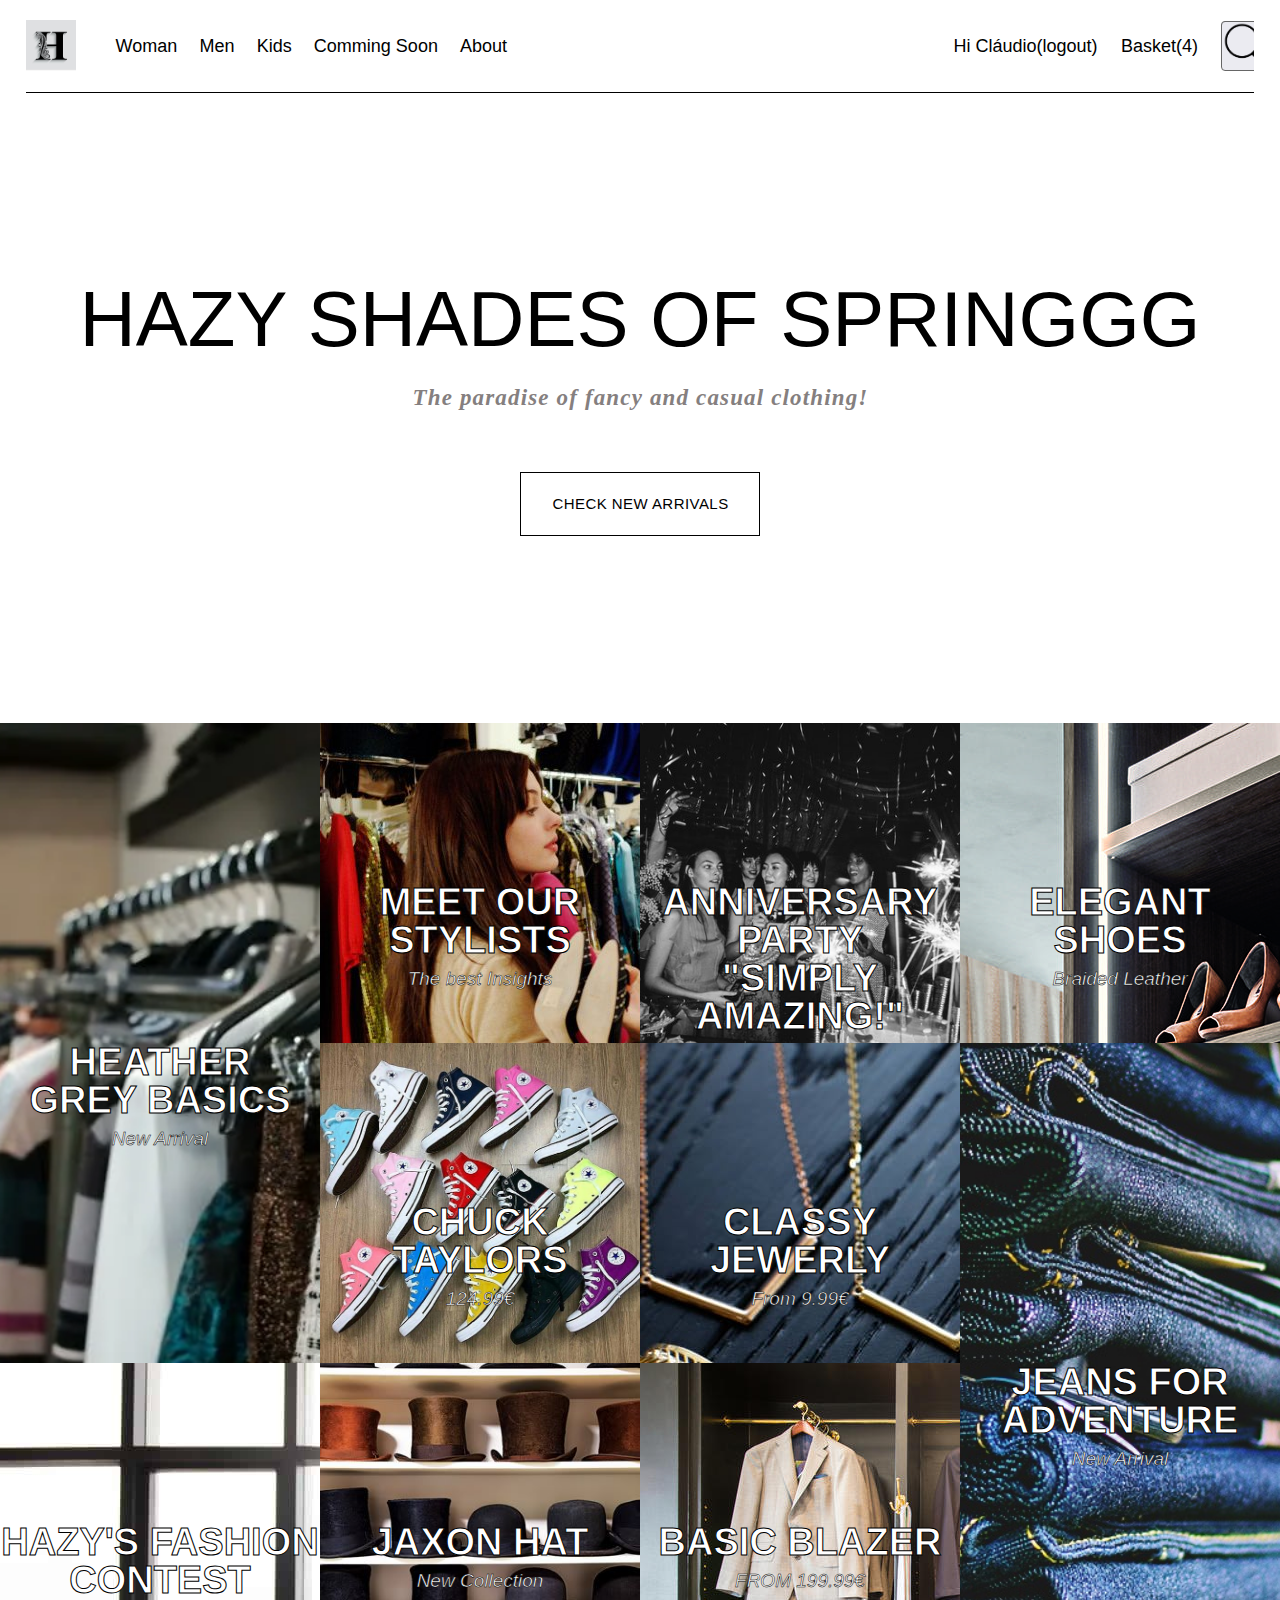
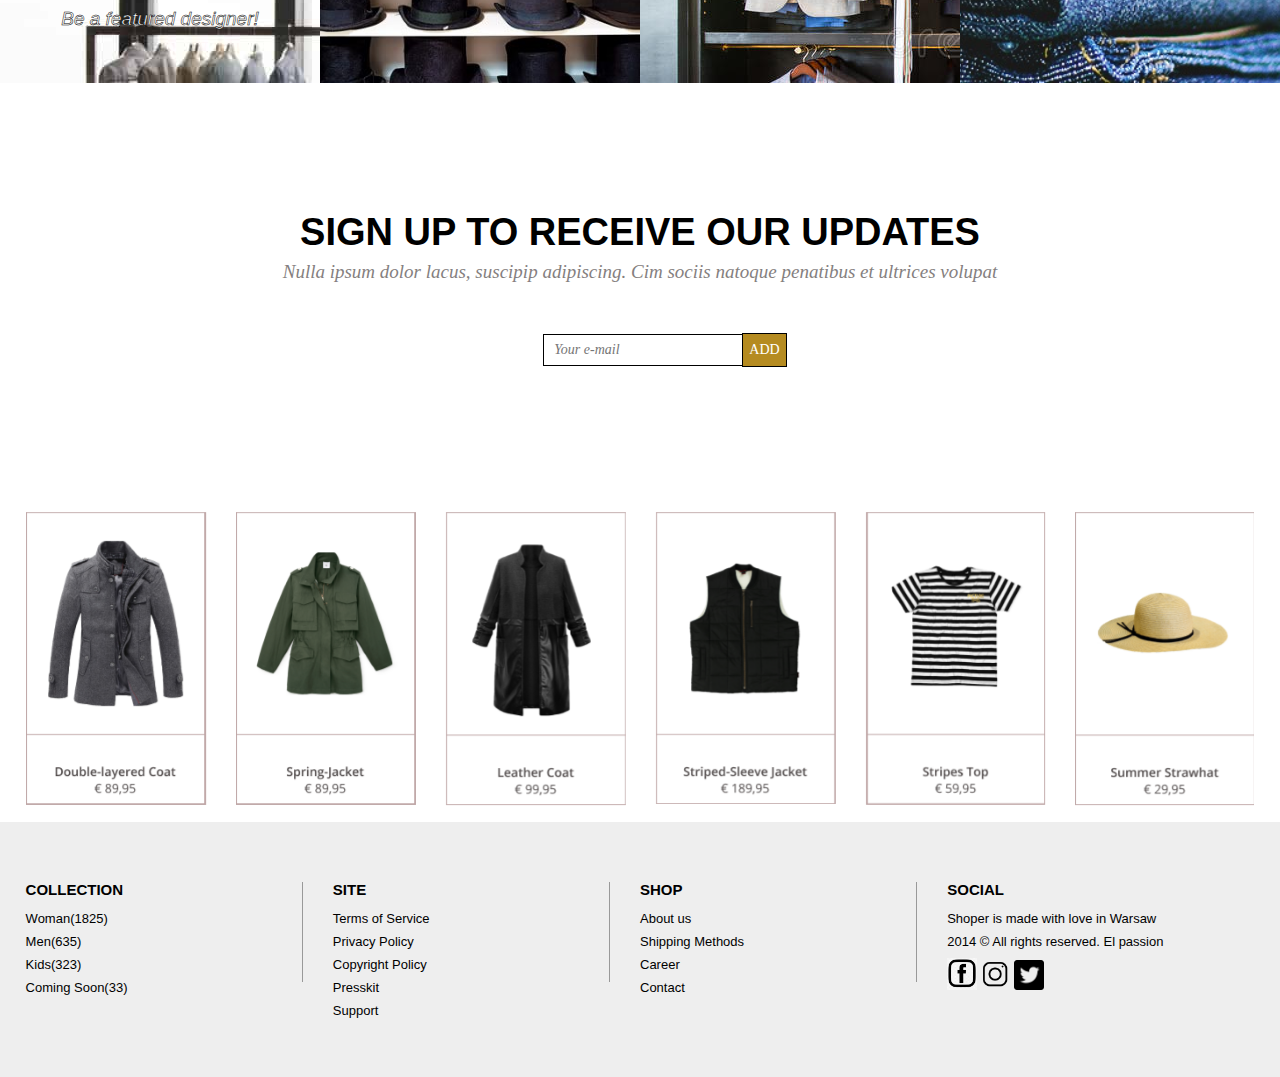
<file: index.html>
<!doctype html>
<html lang="pt">

<head>
	<meta charset="utf-8">
	<title>Hazy Shades of Spring</title>
	<!--Generic meta-->
	<meta name="mobile-web-app-capable" content="yes">
	<meta name="viewport" content="width=device-width, initial-scale=1, initial-scale = 1.0, shrink-to-fit=no">
	<meta name="author" content="" />
	<meta name="description" content="" />
	<meta name="keywords" content="" />
	<meta name="robots" content="">
	<!--extra meta-->
	<meta name="google" content="notranslate" />
	<!--fb meta-->
	<meta property="og:title" content="" />
	<meta property="og:url" content="" />
	<meta property="og:description" content="" />
	<meta property="og:site_name" content="" />
	<meta property="og:image" content="" />
	<meta property="og:locale" content="pt_PT" />
	<meta property="og:type" content="website" />
	<!--twitter meta-->
	<meta name="twitter:card" content="">
	<meta name="twitter:url" content="">
	<meta name="twitter:title" content="">
	<meta namgulpe="twitter:description" content="">
	<meta name="twitter:image" content="">
	<!--Add to home screen icon-->
	<link href="images/system/apple-touch-icon.png" rel="apple-touch-icon" />
	<link href="images/system/apple-touch-icon-76x76.png" rel="apple-touch-icon" sizes="76x76" />
	<link href="images/system/apple-touch-icon-120x120.png" rel="apple-touch-icon" sizes="120x120" />
	<link href="images/system/apple-touch-icon-152x152.png" rel="apple-touch-icon" sizes="152x152" />
	<link href="images/system/apple-touch-icon-180x180.png" rel="apple-touch-icon" sizes="180x180" />
	<!--favicon-->
	<link rel="shortcut icon" href="./img/favicon.ico"/>
	<link rel="icon" type="image/ico" href="./img/favicon.ico"/>
	<!--Font-->
	<link href="https://fonts.googleapis.com/css2?family=Poppins:wght@100;400;700;900&display=swap" rel="stylesheet">
	<!--Links-->
	<link rel="stylesheet" href="css/main.css">
	<link rel="stylesheet" type="text/css" href="./css/slick.css"/>
	<link rel="stylesheet" href="css/owl.carousel.min.css"/>
	<link rel="stylesheet" href="css/owl.theme.default.min.css"/>
</head>
<!--GA-->

<script>
	(function(i, s, o, g, r, a, m) {
		i['GoogleAnalyticsObject'] = r;
		i[r] = i[r] || function() {
			(i[r].q = i[r].q || []).push(arguments)
		}, i[r].l = 1 * new Date();
		a = s.createElement(o),
			m = s.getElementsByTagName(o)[0];
		a.async = 1;
		a.src = g;
		m.parentNode.insertBefore(a, m)
	})(window, document, 'script', 'https://www.google-analytics.com/analytics.js', 'ga');

	ga('create', 'UA-XXXXXXXX-X', 'auto');
	ga('send', 'pageview');
</script>

<body>

	<!--NAVIGATION-->
	<header>
		<div class="wrapper">
			<a href="./index.html"><img src="./img/logoimg.jpg" /></a>
			<nav>
				<ul>
					<li>
						<a href="./produtos.html">Woman</a>
					</li>
					<li>
						<a href="./produtos.html">Men</a>
					</li>
					<li>
						<a href="./produtos.html">Kids</a>
					</li>
					<li>
						<a href="./produtos.html">Comming Soon</a>
					</li>
					<li>
						<a href="#">About</a>
					</li>
				</ul>
			</nav>

			<nav>
				<ul>
					<li>Hi Cláudio(logout)</li>
					<li>Basket(4)</li>
					<li>
						<input type="text" placeholder="Search">
						<a href="#" class="search"><img class="lupa" src="./img/searchicon.png"></a>
					</li>
				</ul>
			</nav>
		</div>
	</header>
	<!--END NAVIGATION-->

	
	<!--HERO-->
	<section class="hero">
		<div class="wrapper">
			<article>
				<h1>Hazy Shades of Springgg</h1>
				<h2>The paradise of fancy and casual clothing!</h2>
				<a href="#" class="bttn transparent">Check new arrivals</a>
			</article>
		</div>
	</section>
	<!--END HERO-->

	<!--START OF GRID-->
	<div class="grid">
		<div class="wrapper">
			<div class="grid-container">
				<div style="background-image: url(./img/grid1.jpeg.webp);">
					<article>
						<a href="./produtos.html" target="_blank"><h2>Heather<br>Grey Basics</h2></a>
						<p>New Arrival</p>
					</article>
				</div>
				<div style="background-image: url(./img/grid2.jpg);">
					<article>
						<a href="#" target="_blank"><h2>Meet our<br>Stylists</h2></a>
						<p>The best Insights</p>
					</article>
				</div>
				<div style="background-image: url(./img/grid3.jpg);">
					<article>
						<a href="#" target="_blank"><h2>Anniversary Party<br>"Simply amazing!"</h2></a>
						<p>@Vogue_Twitter</p>
					</article>
				</div>
				<div style="background-image: url(./img/grid4.jpg);">
					<article>
						<a href="./produtos.html" target="_blank"><h2>Elegant Shoes</h2></a>
						<p>Braided Leather</p>
					</article>
				</div>
				<div style="background-image: url(./img/grid5.jpg);">
					<article>
						<a href="./produtos.html" target="_blank"><h2>Chuck Taylors</h2></a>
						<p>124.99€</p>
					</article>
				</div>
				<div style="background-image: url(./img/grid6.jpg);">
					<article>
						<a href="./produtos.html" target="_blank"><h2>Classy Jewerly</h2></a>
						<p>From 9.99€</p>
					</article>
				</div>
				<div style="background-image: url(./img/grid7.jpg);">
					<article>
						<a href="./produtos.html" target="_blank"><h2>Jeans for<br>Adventure</h2></a>
						<p>New Arrival</p>
					</article>
				</div>
				<div style="background-image: url(./img/grid8.jpg);">
					<article>
						<a href="#" target="_blank"><h2>Hazy's Fashion<br>Contest</h2></a>
						<p>Be a featured designer!</p>
					</article>
				</div>
				<div style="background-image: url(./img/grid9.jpg);">
					<article>
						<a href="./produto_detail.html" target="_blank"><h2>Jaxon Hat</h2></a>
						<p>New Collection</p>
					</article>
				</div>
				<div style="background-image: url(./img/grid10.jpg);">
					<article>
						<a href="./produto_detail.html" target="_blank"><h2>Basic Blazer</h2></a>
						<p>FROM 199.99€</p>
					</article>
				</div>
			</div>
		</div>
	</div>
	<!--END GRID-->

	<!--SIGNUP-->
	<section class="signup">
		<div class="wrapper">
			<h2>Sign up to receive our updates</h2>
			<p>Nulla ipsum dolor lacus, suscipip adipiscing. Cim sociis natoque penatibus et ultrices volupat</p>
			<div class="form">
				<input type="text" class="" name="First Name" placeholder="Your e-mail"/>
				<input type="submit" class="form-btn" value="add"/>
			</div>
		</div>
	</section>
	<!--END OF SIGN UP-->

	<!--SLIDER-->
	<!--<section class="slider">
		<div class="wrapper">
			<div class="gallery">
				<div><a href="./produto_detail.html"><img src="./img/prod1.png"/></a></div>
				<div><a href="./produto_detail.html"><img src="./img/prod2.png"/></a></div>
				<div><a href="./produto_detail.html"><img src="./img/prod3.png"/></a></div>
				<div><a href="./produto_detail.html"><img src="./img/prod4.png"/></a></div>
				<div><a href="./produto_detail.html"><img src="./img/prod5.png"/></a></div>
				<div><a href="./produto_detail.html"><img src="./img/prod6.png"/></a></div>
				<div><a href="./produto_detail.html"><img src="./img/prod7.png"/></a></div>
				<div><a href="./produto_detail.html"><img src="./img/prod8.png"/></a></div>
				<div><a href="./produto_detail.html"><img src="./img/prod9.png"/></a></div>
				<div><a href="./produto_detail.html"><img src="./img/prod10.png"/></a></div>
				<div><a href="./produto_detail.html"><img src="./img/prod11.png"/></a></div>
				<div><a href="./produto_detail.html"><img src="./img/prod12.png"/></a></div>
			</div>
		</div>
	</section>-->
	<!--END OF SLIDER-->

	<!--SLIDER-->
	<section class="owl">
		<div class="wrapper">
			<div class="owl-carousel">
				<div><a href="./produto_detail.html"><img src="./img/prod1.png"/></a></div>
				<div><a href="./produto_detail.html"><img src="./img/prod2.png"/></a></div>
				<div><a href="./produto_detail.html"><img src="./img/prod3.png"/></a></div>
				<div><a href="./produto_detail.html"><img src="./img/prod4.png"/></a></div>
				<div><a href="./produto_detail.html"><img src="./img/prod5.png"/></a></div>
				<div><a href="./produto_detail.html"><img src="./img/prod6.png"/></a></div>
				<div><a href="./produto_detail.html"><img src="./img/prod7.png"/></a></div>
				<div><a href="./produto_detail.html"><img src="./img/prod8.png"/></a></div>
				<div><a href="./produto_detail.html"><img src="./img/prod9.png"/></a></div>
				<div><a href="./produto_detail.html"><img src="./img/prod10.png"/></a></div>
				<div><a href="./produto_detail.html"><img src="./img/prod11.png"/></a></div>
				<div><a href="./produto_detail.html"><img src="./img/prod12.png"/></a></div>
			</div>
		</div>
	</section>
	<!--END OF SLIDER-->

	<!--FOOTER-->
	<footer>
		<div class="wrapper">
			<div class="coll">
				<ul>
					<li>Collection</li>
					<li><a href="./produtos.html" target="_blank">Woman(1825)</a></li>
					<li><a href="./produtos.html" target="_blank">Men(635)</a></li>
					<li><a href="./produtos.html" target="_blank">Kids(323)</a></li>
					<li><a href="./produtos.html" target="_blank">Coming Soon(33)</a></li>
				</ul>
			</div>
			<div class="coll">
				<ul>
					<li>Site</li>
					<li><a href="#" target="_blank">Terms of Service</a></li>
					<li><a href="#" target="_blank">Privacy Policy</a></li>
					<li><a href="#" target="_blank">Copyright Policy</a></li>
					<li><a href="#" target="_blank">Presskit</a></li>
					<li><a href="#" target="_blank">Support</a></li>
				</ul>
			</div>
			<div class="coll">
				<ul>
					<li>Shop</li>
					<li><a href="#" target="_blank">About us</a></li>
					<li><a href="#" target="_blank">Shipping Methods</a></li>
					<li><a href="#" target="_blank">Career</a></li>
					<li><a href="#" target="_blank">Contact</a></li>
				</ul>
			</div>
			<div class="coll">
				<ul>
					<li>Social</li>
					<li><a href="#" target="_blank">Shoper is made with love in Warsaw</a></li>
					<li><a href="#" target="_blank">2014 © All rights reserved. El passion</a></li>
					<li>
						<ul>
							<li><a href="http://www.facebook.com"><img src="./img/facebook.jpg"/></li></a>
							<li><a href="http://www.instagram.com"><img src="./img/instagram.png"/></li></a>
							<li><a href="http://www.twitter.com"><img src="./img/twitter.png"/></li></a>
						</ul>
					</li>
				</ul>
			</div>
		</div>
	</footer>
	<!--END FOOTER-->

	<!--JAVA-SCRIPT LIBS-->
	<script src="./scripts/jquery-3.6.0.min.js"></script>
	<script src="./scripts/slick.min.js"></script>
	<script src="./scripts/main.js"></script>
	<script src="./scripts/owl.carousel.min.js"></script>

</body>

</html>
</file>
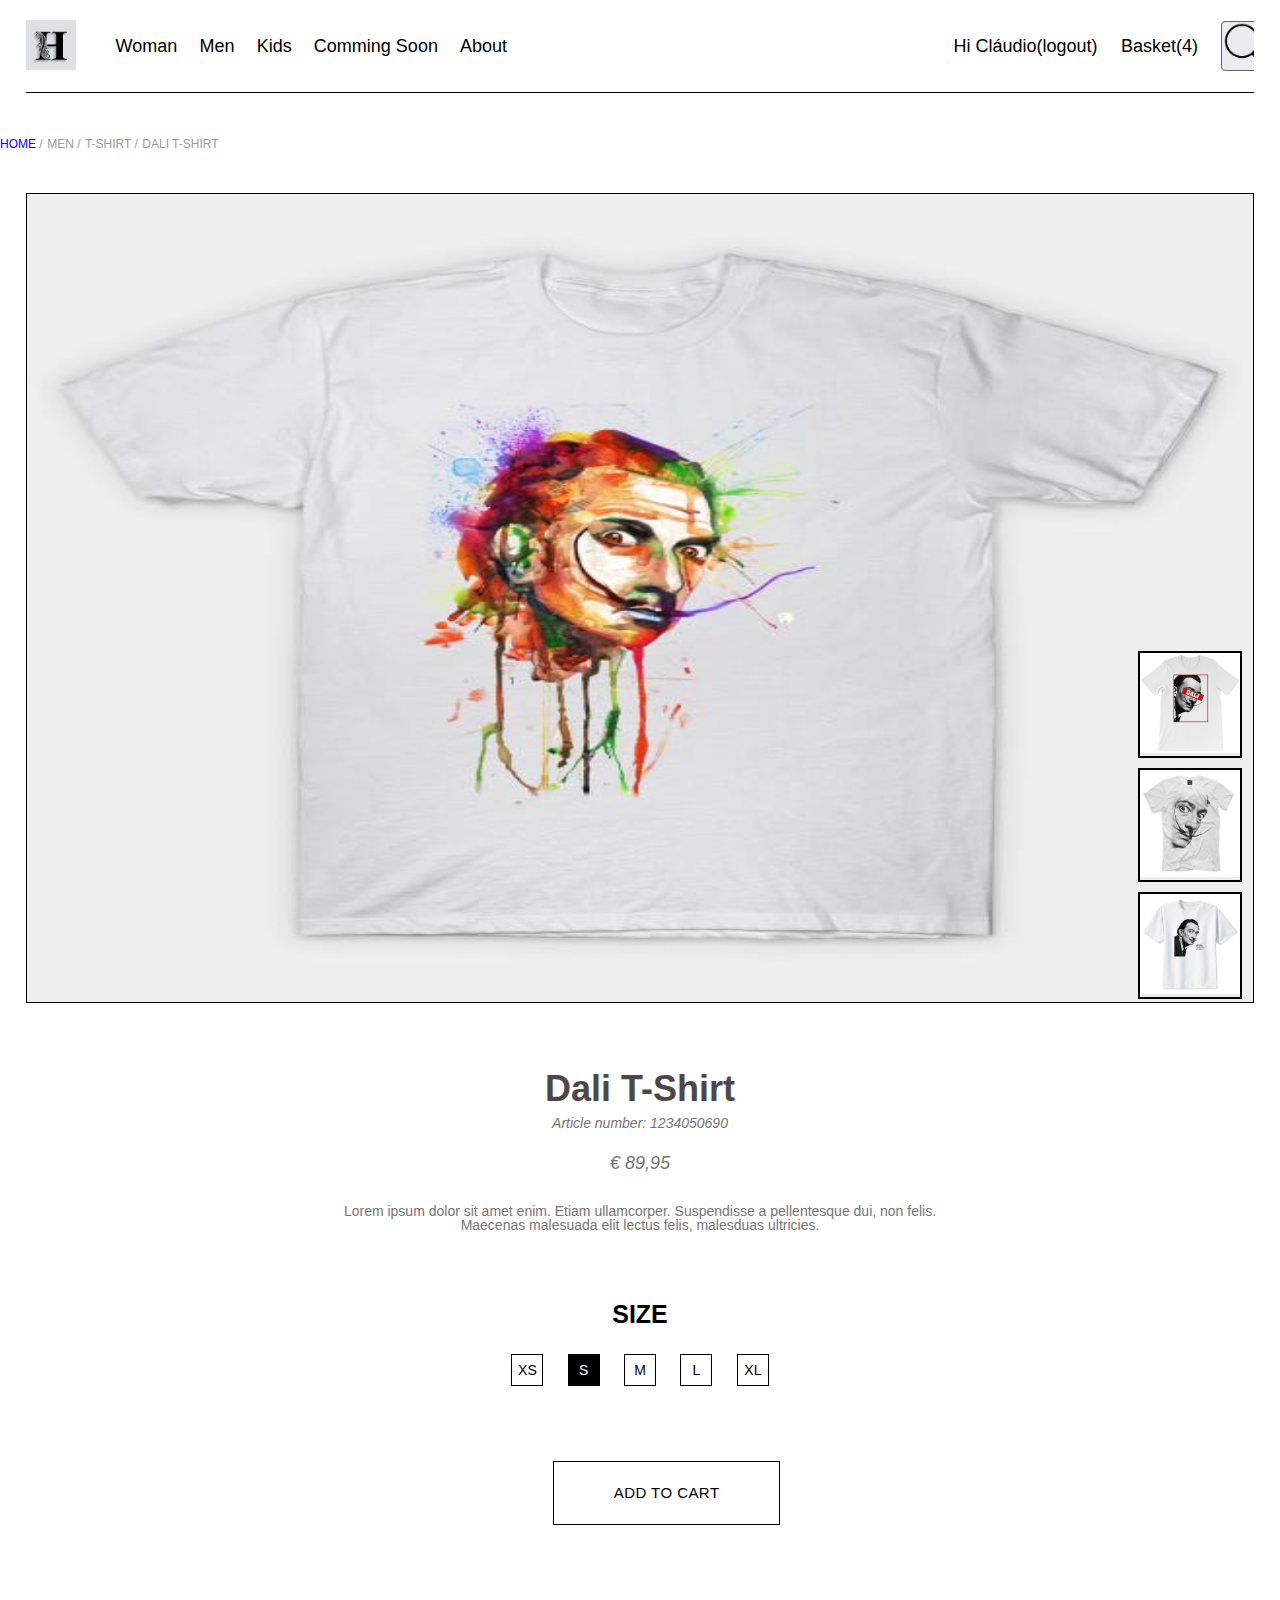
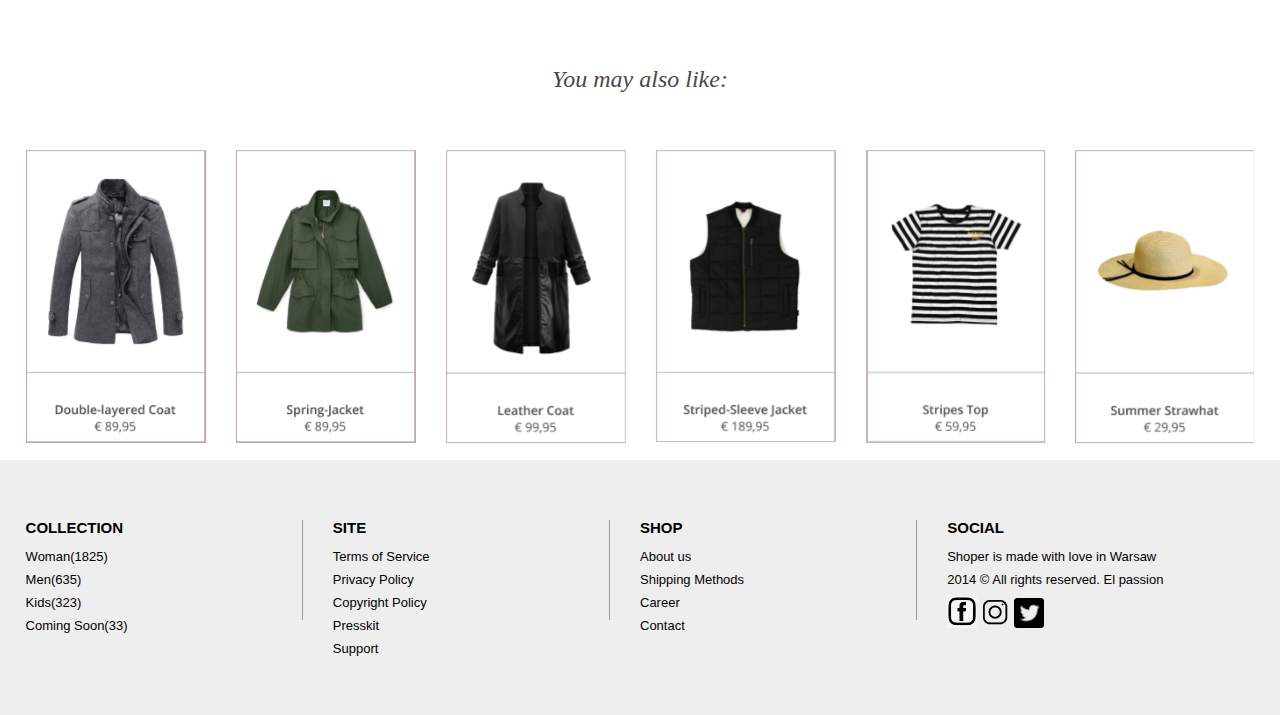
<file: produto_detail.html>
<!doctype html>
<html lang="pt">

<head>
	<meta charset="utf-8">
	<title>Hazy Shades of Spring</title>
	<!--Generic meta-->
	<meta name="mobile-web-app-capable" content="yes">
	<meta name="viewport" content="width=device-width, initial-scale=1, initial-scale = 1.0, shrink-to-fit=no">
	<meta name="author" content="" />
	<meta name="description" content="" />
	<meta name="keywords" content="" />
	<meta name="robots" content="">
	<!--extra meta-->
	<meta name="google" content="notranslate" />
	<!--fb meta-->
	<meta property="og:title" content="" />
	<meta property="og:url" content="" />
	<meta property="og:description" content="" />
	<meta property="og:site_name" content="" />
	<meta property="og:image" content="" />
	<meta property="og:locale" content="pt_PT" />
	<meta property="og:type" content="website" />
	<!--twitter meta-->
	<meta name="twitter:card" content="">
	<meta name="twitter:url" content="">
	<meta name="twitter:title" content="">
	<meta namgulpe="twitter:description" content="">
	<meta name="twitter:image" content="">
	<!--Add to home screen icon-->
	<link href="images/system/apple-touch-icon.png" rel="apple-touch-icon" />
	<link href="images/system/apple-touch-icon-76x76.png" rel="apple-touch-icon" sizes="76x76" />
	<link href="images/system/apple-touch-icon-120x120.png" rel="apple-touch-icon" sizes="120x120" />
	<link href="images/system/apple-touch-icon-152x152.png" rel="apple-touch-icon" sizes="152x152" />
	<link href="images/system/apple-touch-icon-180x180.png" rel="apple-touch-icon" sizes="180x180" />
	<!--favicon-->
	<link rel="shortcut icon" href="./img/favicon.ico"/>
	<link rel="icon" type="image/ico" href="./img/favicon.ico"/>
	<!--Font-->
	<link href="https://fonts.googleapis.com/css2?family=Poppins:wght@100;400;700;900&display=swap" rel="stylesheet">
	<!--Links-->
	<link rel="stylesheet" href="css/main.css">
	<link rel="stylesheet" type="text/css" href="./css/slick.css"/>
	<link rel="stylesheet" href="css/owl.carousel.min.css"/>
	<link rel="stylesheet" href="css/owl.theme.default.min.css"/>
</head>
<!--GA-->

<script>
	(function(i, s, o, g, r, a, m) {
		i['GoogleAnalyticsObject'] = r;
		i[r] = i[r] || function() {
			(i[r].q = i[r].q || []).push(arguments)
		}, i[r].l = 1 * new Date();
		a = s.createElement(o),
			m = s.getElementsByTagName(o)[0];
		a.async = 1;
		a.src = g;
		m.parentNode.insertBefore(a, m)
	})(window, document, 'script', 'https://www.google-analytics.com/analytics.js', 'ga');

	ga('create', 'UA-XXXXXXXX-X', 'auto');
	ga('send', 'pageview');
</script>

<body>
	<!--NAVIGATION-->
	<header>
		<div class="wrapper">
			<a href="./index.html"><img src="./img/logoimg.jpg" /></a>
			<nav>
				<ul>
					<li>
						<a href="./produtos.html">Woman</a>
					</li>
					<li>
						<a href="./produtos.html">Men</a>
					</li>
					<li>
						<a href="./produtos.html">Kids</a>
					</li>
					<li>
						<a href="#">Comming Soon</a>
					</li>
					<li>
						<a href="#">About</a>
					</li>
				</ul>
			</nav>

			<nav>
				<ul>
					<li>Hi Cláudio(logout)</li>
					<li>Basket(4)</li>
					<li>
						<input type="text" placeholder="Search">
						<a href="#" class="search"><img class="lupa" src="./img/searchicon.png"></a>
					</li>
				</ul>
			</nav>
		</div>
	</header>
	<!--END NAVIGATION-->

	<!--BREADCRUMB-->
	<section class="breadcrumb">
		<div class="wrapper">
			<ul>
				<li>
					<a href="./homepage.html">Home</a>
				</li>
				<li>
					Men
				</li>
				<li>
					T-shirt
				</li>
				<li>
					Dali T-Shirt
				</li>
			</ul>
		</div>
	</section>
	<!--END BREADCRUMB-->

	<!--PRODUTOS-DETALHE-->
	<section class="product-detail">
		<div class="wrapper">
			<img src="./img/dali_camisola.jpeg" class="big"/>
			<ul>
				<li><img src="./img/dali_camisola2.jpg"/></li>
				<li><img src="./img/dali_camisola3.jpg"/></li>
				<li><img src="./img/dali_camisola4.jpg"/></li>
			</ul>
		</div>
	</section>
	<!--END OF PRODUTOS-DETALHE-->

	<!--PRODUCT DESCRIPTION-->
	<section class="description">
		<div class="wrapper">
			<article>
				<h1 class="prod-name">Dali T-Shirt</h1>
				<h2 class="prod-number">Article number: 1234050690</h2>
				<h3 class="price">€ 89,95</h3>
				<p class="prod-descript">
					Lorem ipsum dolor sit amet enim. Etiam ullamcorper. Suspendisse a pellentesque dui, non felis.<br>Maecenas malesuada elit lectus felis, malesduas ultricies.
				</p>
			</article>
		</div>
	</section>
	<!--END PRODUCT DESCRIPTION-->

	<!--SIZES-->
	<section class="numb_page">
		<div class="wrapper">
			<h1>Size</h1>
			<div id="myDIV">
				<button class="btn">XS</button>
				<button class="btn active">S</button>
				<button class="btn">M</button>
				<button class="btn">L</button>
				<button class="btn">XL</button>
			</div>  
			<a href="#" class="bttn transparent">Add to cart</a>
		</div>
	</section>
	<!--END OF SIZES-->

	<!--YOU MAY ALSO LIKE-->
	<section class="suggestions">
		<div class="wrapper">
			<article>
				<h2>You may also like:</h2>
			</article>
		</div>
	</section>

	<!--SLIDER-->
	<section class="owl">
		<div class="wrapper">
			<div class="owl-carousel">
				<div><a href="./produto_detail.html"><img src="./img/prod1.png"/></a></div>
				<div><a href="./produto_detail.html"><img src="./img/prod2.png"/></a></div>
				<div><a href="./produto_detail.html"><img src="./img/prod3.png"/></a></div>
				<div><a href="./produto_detail.html"><img src="./img/prod4.png"/></a></div>
				<div><a href="./produto_detail.html"><img src="./img/prod5.png"/></a></div>
				<div><a href="./produto_detail.html"><img src="./img/prod6.png"/></a></div>
				<div><a href="./produto_detail.html"><img src="./img/prod7.png"/></a></div>
				<div><a href="./produto_detail.html"><img src="./img/prod8.png"/></a></div>
				<div><a href="./produto_detail.html"><img src="./img/prod9.png"/></a></div>
				<div><a href="./produto_detail.html"><img src="./img/prod10.png"/></a></div>
				<div><a href="./produto_detail.html"><img src="./img/prod11.png"/></a></div>
				<div><a href="./produto_detail.html"><img src="./img/prod12.png"/></a></div>
			</div>
		</div>
	</section>
	<!--END OF SLIDER-->

	<!--FOOTER-->
	<footer>
		<div class="wrapper">
			<div class="coll">
				<ul>
					<li>Collection</li>
					<li><a href="./produtos.html" target="_blank">Woman(1825)</a></li>
					<li><a href="./produtos.html" target="_blank">Men(635)</a></li>
					<li><a href="./produtos.html" target="_blank">Kids(323)</a></li>
					<li><a href="./produtos.html" target="_blank">Coming Soon(33)</a></li>
				</ul>
			</div>
			<div class="coll">
				<ul>
					<li>Site</li>
					<li><a href="#" target="_blank">Terms of Service</a></li>
					<li><a href="#" target="_blank">Privacy Policy</a></li>
					<li><a href="#" target="_blank">Copyright Policy</a></li>
					<li><a href="#" target="_blank">Presskit</a></li>
					<li><a href="#" target="_blank">Support</a></li>
				</ul>
			</div>
			<div class="coll">
				<ul>
					<li>Shop</li>
					<li><a href="#" target="_blank">About us</a></li>
					<li><a href="#" target="_blank">Shipping Methods</a></li>
					<li><a href="#" target="_blank">Career</a></li>
					<li><a href="#" target="_blank">Contact</a></li>
				</ul>
			</div>
			<div class="coll">
				<ul>
					<li>Social</li>
					<li><a href="#" target="_blank">Shoper is made with love in Warsaw</a></li>
					<li><a href="#" target="_blank">2014 © All rights reserved. El passion</a></li>
					<li>
						<ul>
							<li><a href="http://www.facebook.com"><img src="./img/facebook.jpg"/></li></a>
							<li><a href="http://www.instagram.com"><img src="./img/instagram.png"/></li></a>
							<li><a href="http://www.twitter.com"><img src="./img/twitter.png"/></li></a>
						</ul>
					</li>
				</ul>
			</div>
		</div>
	</footer>
	<!--END FOOTER-->

	<!--JAVA-SCRIPT LIBS-->
	<script src="./scripts/jquery-3.6.0.min.js"></script>
	<script src="./scripts/slick.min.js"></script>
	<script src="./scripts/main.js"></script>
	<script src="./scripts/owl.carousel.min.js"></script>
	
</body>

</html>
</file>
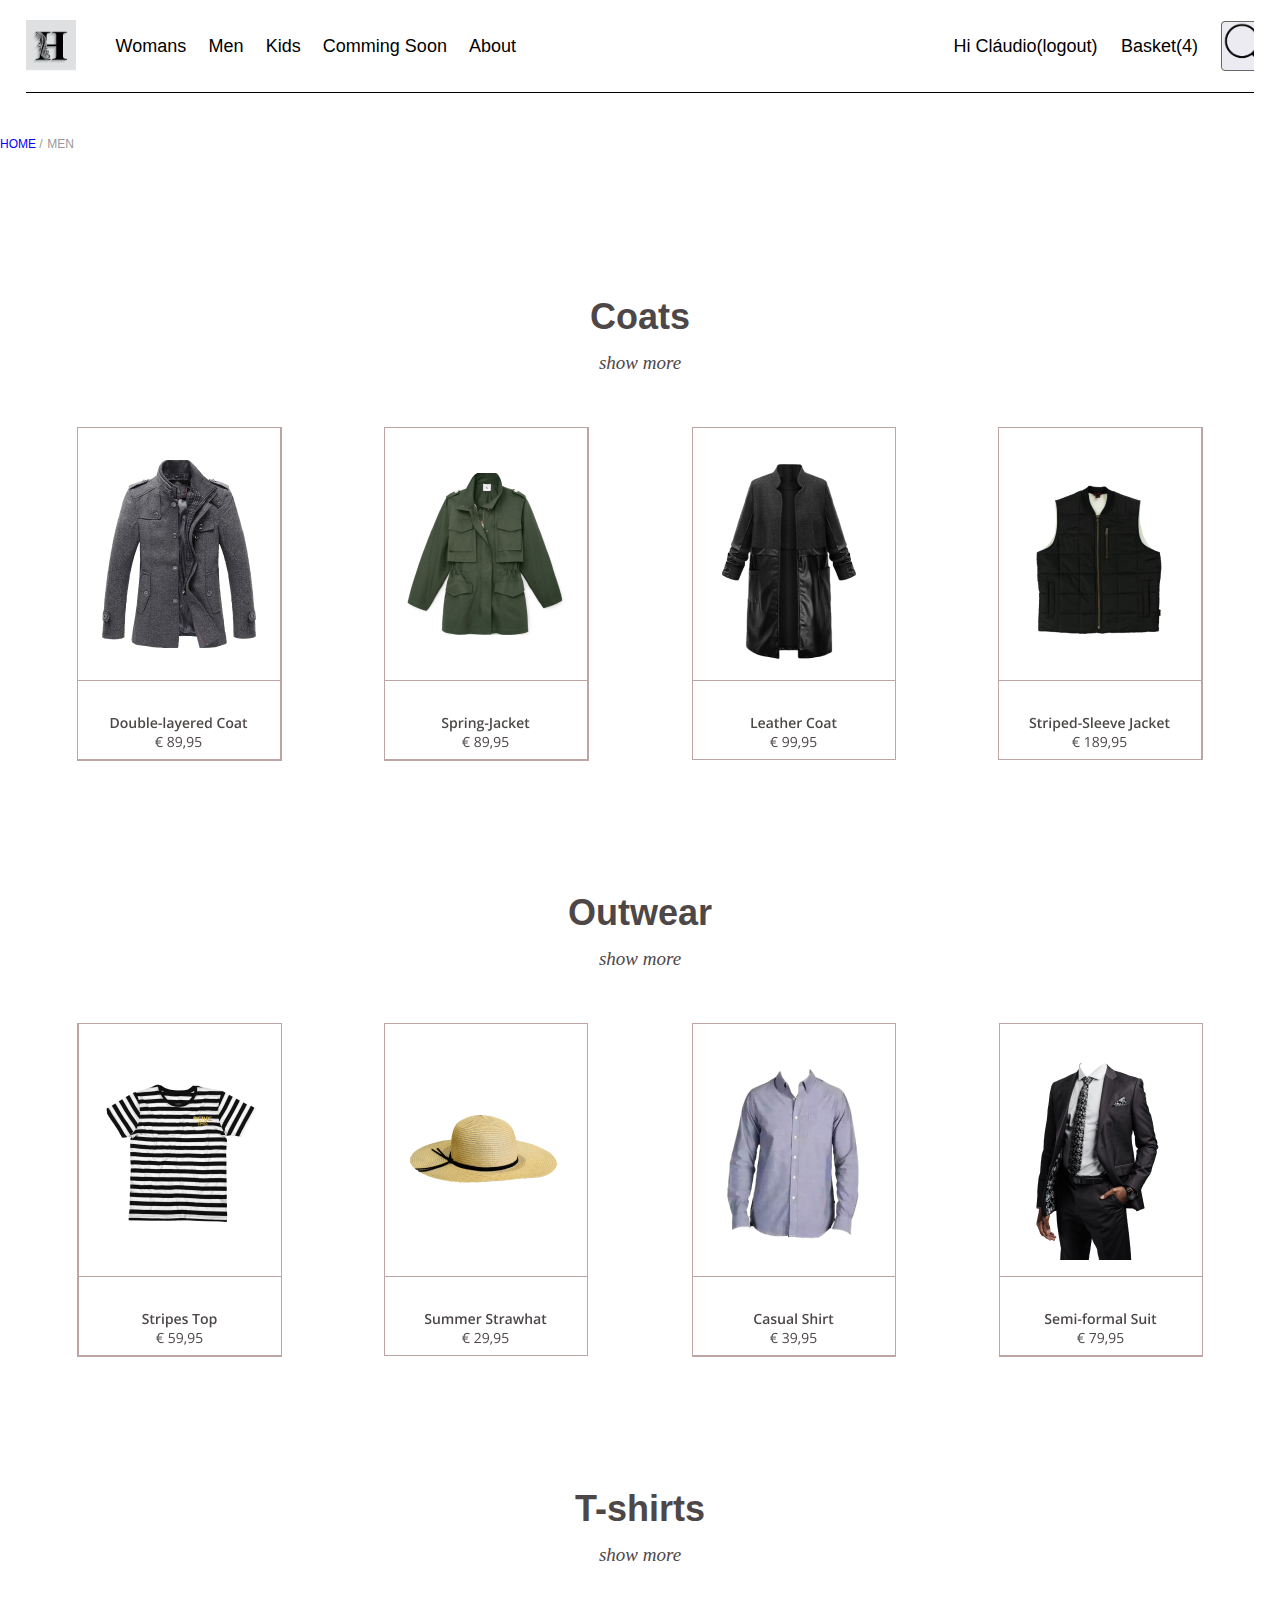
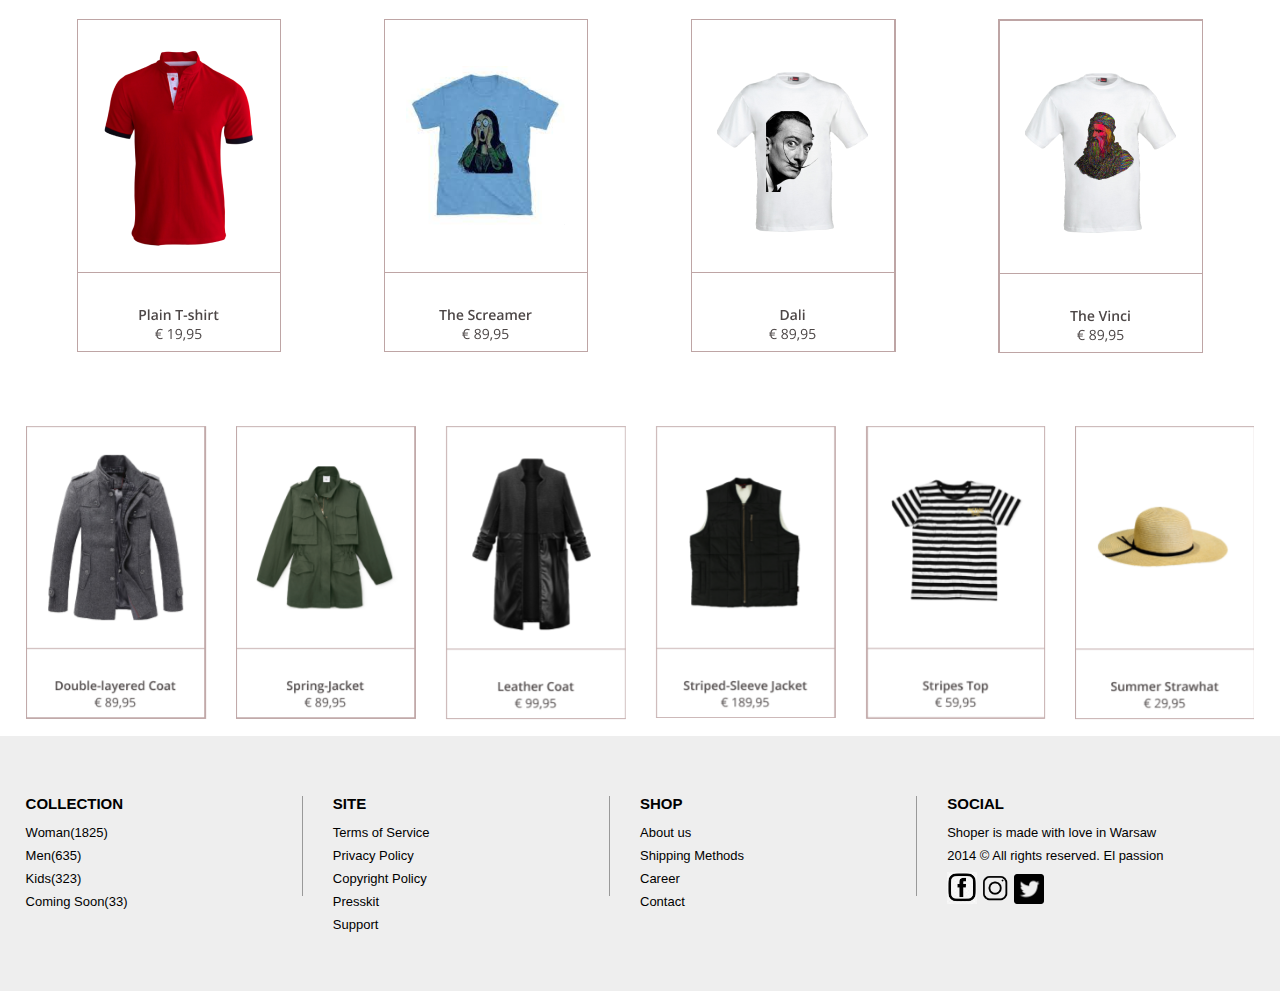
<file: produtos.html>
<!doctype html>
<html lang="pt">

<head>
	<meta charset="utf-8">
	<title>Hazy Shades of Spring</title>
	<!--Generic meta-->
	<meta name="mobile-web-app-capable" content="yes">
	<meta name="viewport" content="width=device-width, initial-scale=1, initial-scale = 1.0, shrink-to-fit=no">
	<meta name="author" content="" />
	<meta name="description" content="" />
	<meta name="keywords" content="" />
	<meta name="robots" content="">
	<!--extra meta-->
	<meta name="google" content="notranslate" />
	<!--fb meta-->
	<meta property="og:title" content="" />
	<meta property="og:url" content="" />
	<meta property="og:description" content="" />
	<meta property="og:site_name" content="" />
	<meta property="og:image" content="" />
	<meta property="og:locale" content="pt_PT" />
	<meta property="og:type" content="website" />
	<!--twitter meta-->
	<meta name="twitter:card" content="">
	<meta name="twitter:url" content="">
	<meta name="twitter:title" content="">
	<meta namgulpe="twitter:description" content="">
	<meta name="twitter:image" content="">
	<!--Add to home screen icon-->
	<link href="images/system/apple-touch-icon.png" rel="apple-touch-icon" />
	<link href="images/system/apple-touch-icon-76x76.png" rel="apple-touch-icon" sizes="76x76" />
	<link href="images/system/apple-touch-icon-120x120.png" rel="apple-touch-icon" sizes="120x120" />
	<link href="images/system/apple-touch-icon-152x152.png" rel="apple-touch-icon" sizes="152x152" />
	<link href="images/system/apple-touch-icon-180x180.png" rel="apple-touch-icon" sizes="180x180" />
	<!--favicon-->
	<link rel="shortcut icon" href="./img/favicon.ico"/>
	<link rel="icon" type="image/ico" href="./img/favicon.ico"/>
	<!--Font-->
	<link href="https://fonts.googleapis.com/css2?family=Poppins:wght@100;400;700;900&display=swap" rel="stylesheet">
	<!--Links-->
	<link rel="stylesheet" href="css/main.css">
	<link rel="stylesheet" type="text/css" href="./css/slick.css"/>
	<link rel="stylesheet" href="css/owl.carousel.min.css"/>
	<link rel="stylesheet" href="css/owl.theme.default.min.css"/>
</head>
<!--GA-->

<script>
	(function(i, s, o, g, r, a, m) {
		i['GoogleAnalyticsObject'] = r;
		i[r] = i[r] || function() {
			(i[r].q = i[r].q || []).push(arguments)
		}, i[r].l = 1 * new Date();
		a = s.createElement(o),
			m = s.getElementsByTagName(o)[0];
		a.async = 1;
		a.src = g;
		m.parentNode.insertBefore(a, m)
	})(window, document, 'script', 'https://www.google-analytics.com/analytics.js', 'ga');

	ga('create', 'UA-XXXXXXXX-X', 'auto');
	ga('send', 'pageview');
</script>

<body>
	<!--NAVIGATION-->
	<header>
		<div class="wrapper">
			<a href="./index.html"><img src="./img/logoimg.jpg" /></a>
			<nav>
				<ul>
					<li>
						<a href="#">Womans</a>
					</li>
					<li>
						<a href="#">Men</a>
					</li>
					<li>
						<a href="#">Kids</a>
					</li>
					<li>
						<a href="#">Comming Soon</a>
					</li>
					<li>
						<a href="#">About</a>
					</li>
				</ul>
			</nav>

			<nav>
				<ul>
					<li>Hi Cláudio(logout)</li>
					<li>Basket(4)</li>
					<li>
						<input type="text" placeholder="Search">
						<a href="#" class="search"><img class="lupa" src="./img/searchicon.png"></a>
					</li>
				</ul>
			</nav>
		</div>
	</header>
	<!--END NAVIGATION-->

	<!--BREADCRUMB-->
	<section class="breadcrumb">
		<div class="wrapper">
			<ul>
				<li>
					<a href="./homepage.html">Home</a>
				</li>
				<li>
					MEN
				</li>
			</ul>
		</div>
	</section>
	<!--END BREADCRUMB-->

	<!--PRODUTOS-->
	<section class="produtos">
		<div class="wrapper">
			<article>
				<h1>Coats</h1>
				<a href="./homepage.html">show more</a>
			</article>
			<div class="prod-list">
                <div class="prod">
                    <div class="prod-info">
                        <div class="img-prod">
                            <a href="./produto_detail.html">
                                <img src="img/prod1.png" title="">
                            </a>
                        </div>
                    </div>
                </div>
				<div class="prod">
                    <div class="prod-info">
                        <div class="img-prod">
                            <a href="./produto_detail.html">
                                <img src="img/prod2.png" title="">
                            </a>
                        </div>
                    </div>
                </div>
				<div class="prod">
                    <div class="prod-info">
                        <div class="img-prod">
                            <a href="./produto_detail.html">
                                <img src="img/prod3.png" title="">
                            </a>
                        </div>
                    </div>
                </div>
				<div class="prod">
                    <div class="prod-info">
                        <div class="img-prod">
                            <a href="./produto_detail.html">
                                <img src="img/prod4.png" title="">
                            </a>
                        </div>
                    </div>
                </div>
			</div>
		</div>
	</section>
	<section class="produtos">
		<div class="wrapper">
			<article>
				<h1>Outwear</h1>
				<a href="./homepage.html">show more</a>
			</article>
			<div class="prod-list">
                <div class="prod">
                    <div class="prod-info">
                        <div class="img-prod">
                            <a href="./produto_detail.html">
                                <img src="img/prod5.png" title="">
                            </a>
                        </div>
                    </div>
                </div>
				<div class="prod">
                    <div class="prod-info">
                        <div class="img-prod">
                            <a href="./produto_detail.html">
                                <img src="img/prod6.png" title="">
                            </a>
                        </div>
                    </div>
                </div>
				<div class="prod">
                    <div class="prod-info">
                        <div class="img-prod">
                            <a href="./produto_detail.html">
                                <img src="img/prod7.png" title="">
                            </a>
                        </div>
                    </div>
                </div>
				<div class="prod">
                    <div class="prod-info">
                        <div class="img-prod">
                            <a href="./produto_detail.html">
                                <img src="img/prod8.png" title="">
                            </a>
                        </div>
                    </div>
                </div>
			</div>
		</div>
	</section>
	<section class="produtos">
		<div class="wrapper">
			<article>
				<h1>T-shirts</h1>
				<a href="./homepage.html">show more</a>
			</article>
			<div class="prod-list">
                <div class="prod">
                    <div class="prod-info">
                        <div class="img-prod">
                            <a href="./produto_detail.html">
                                <img src="img/prod9.png" title="">
                            </a>
                        </div>
                    </div>
                </div>
				<div class="prod">
                    <div class="prod-info">
                        <div class="img-prod">
                            <a href="./produto_detail.html">
                                <img src="img/prod10.png" title="">
                            </a>
                        </div>
                    </div>
                </div>
				<div class="prod">
                    <div class="prod-info">
                        <div class="img-prod">
                            <a href="./produto_detail.html">
                                <img src="img/prod11.png" title="">
                            </a>
                        </div>
                    </div>
                </div>
				<div class="prod">
                    <div class="prod-info">
                        <div class="img-prod">
                            <a href="./produto_detail.html">
                                <img src="img/prod12.png" title="">
                            </a>
                        </div>
                    </div>
                </div>
			</div>
		</div>
	</section>
	<!--END OF PRODUTOS-->

	<!--SLIDER-->
	<section class="owl">
		<div class="wrapper">
			<div class="owl-carousel">
				<div><a href="./produto_detail.html"><img src="./img/prod1.png"/></a></div>
				<div><a href="./produto_detail.html"><img src="./img/prod2.png"/></a></div>
				<div><a href="./produto_detail.html"><img src="./img/prod3.png"/></a></div>
				<div><a href="./produto_detail.html"><img src="./img/prod4.png"/></a></div>
				<div><a href="./produto_detail.html"><img src="./img/prod5.png"/></a></div>
				<div><a href="./produto_detail.html"><img src="./img/prod6.png"/></a></div>
				<div><a href="./produto_detail.html"><img src="./img/prod7.png"/></a></div>
				<div><a href="./produto_detail.html"><img src="./img/prod8.png"/></a></div>
				<div><a href="./produto_detail.html"><img src="./img/prod9.png"/></a></div>
				<div><a href="./produto_detail.html"><img src="./img/prod10.png"/></a></div>
				<div><a href="./produto_detail.html"><img src="./img/prod11.png"/></a></div>
				<div><a href="./produto_detail.html"><img src="./img/prod12.png"/></a></div>
			</div>
		</div>
	</section>
	<!--END OF SLIDER-->

	<!--FOOTER-->
	<footer>
		<div class="wrapper">
			<div class="coll">
				<ul>
					<li>Collection</li>
					<li><a href="./produtos.html" target="_blank">Woman(1825)</a></li>
					<li><a href="./produtos.html" target="_blank">Men(635)</a></li>
					<li><a href="./produtos.html" target="_blank">Kids(323)</a></li>
					<li><a href="./produtos.html" target="_blank">Coming Soon(33)</a></li>
				</ul>
			</div>
			<div class="coll">
				<ul>
					<li>Site</li>
					<li><a href="#" target="_blank">Terms of Service</a></li>
					<li><a href="#" target="_blank">Privacy Policy</a></li>
					<li><a href="#" target="_blank">Copyright Policy</a></li>
					<li><a href="#" target="_blank">Presskit</a></li>
					<li><a href="#" target="_blank">Support</a></li>
				</ul>
			</div>
			<div class="coll">
				<ul>
					<li>Shop</li>
					<li><a href="#" target="_blank">About us</a></li>
					<li><a href="#" target="_blank">Shipping Methods</a></li>
					<li><a href="#" target="_blank">Career</a></li>
					<li><a href="#" target="_blank">Contact</a></li>
				</ul>
			</div>
			<div class="coll">
				<ul>
					<li>Social</li>
					<li><a href="#" target="_blank">Shoper is made with love in Warsaw</a></li>
					<li><a href="#" target="_blank">2014 © All rights reserved. El passion</a></li>
					<li>
						<ul>
							<li><a href="http://www.facebook.com"><img src="./img/facebook.jpg"/></li></a>
							<li><a href="http://www.instagram.com"><img src="./img/instagram.png"/></li></a>
							<li><a href="http://www.twitter.com"><img src="./img/twitter.png"/></li></a>
						</ul>
					</li>
				</ul>
			</div>
		</div>
	</footer>
	<!--END FOOTER-->

	<!--JAVA-SCRIPT LIBS-->
	<script src="./scripts/jquery-3.6.0.min.js"></script>
	<script src="./scripts/slick.min.js"></script>
	<script src="./scripts/main.js"></script>
	<script src="./scripts/owl.carousel.min.js"></script>

</body>

</html>
</file>
<file: css/main.css>
/* http://meyerweb.com/eric/tools/css/reset/ 
   v2.0 | 20110126
   License: none (public domain)
*/
/* line 6, ../bitpull/website/scss/_reset.scss */
html, body, div, span, applet, object, iframe,
h1, h2, h3, h4, h5, h6, p, blockquote, pre,
a, abbr, acronym, address, big, cite, code,
del, dfn, em, img, ins, kbd, q, s, samp,
small, strike, strong, sub, sup, tt, var,
b, u, i, center,
dl, dt, dd, ol, ul, li,
fieldset, form, label, legend,
table, caption, tbody, tfoot, thead, tr, th, td,
article, aside, canvas, details, embed,
figure, figcaption, footer, header, hgroup,
menu, nav, output, ruby, section, summary,
time, mark, audio, video {
  margin: 0;
  padding: 0;
  border: 0;
  font-size: 100%;
  font: inherit;
  vertical-align: baseline;
}

/* HTML5 display-role reset for older browsers */
/* line 27, ../bitpull/website/scss/_reset.scss */
article, aside, details, figcaption, figure,
footer, header, hgroup, menu, nav, section {
  display: block;
}

/* line 31, ../bitpull/website/scss/_reset.scss */
body {
  line-height: 1;
}

/* line 34, ../bitpull/website/scss/_reset.scss */
ol, ul {
  list-style: none;
}

/* line 37, ../bitpull/website/scss/_reset.scss */
blockquote, q {
  quotes: none;
}

/* line 40, ../bitpull/website/scss/_reset.scss */
blockquote:before, blockquote:after,
q:before, q:after {
  content: '';
  content: none;
}

/* line 45, ../bitpull/website/scss/_reset.scss */
table {
  border-collapse: collapse;
  border-spacing: 0;
}

/* line 49, ../bitpull/website/scss/_reset.scss */
* {
  box-sizing: border-box;
}

/* line 52, ../bitpull/website/scss/_reset.scss */
a {
  text-decoration: none;
}

/* line 56, ../bitpull/website/scss/_reset.scss */
html, body {
  position: relative;
  height: 100%;
}

/* line 1, ../bitpull/website/scss/_base.scss */
body {
  font-family: "Open Sans", sans-serif;
}

/* line 4, ../bitpull/website/scss/_base.scss */
section {
  padding: 0 2%;
}

/* line 8, ../bitpull/website/scss/_base.scss */
.wrapper {
  max-width: 1280px;
  margin: 0 auto 0 auto;
  height: 100%;
}

/* line 13, ../bitpull/website/scss/_base.scss */
.bttn {
  letter-spacing: 0.03em;
  text-indent: 1px;
  font-size: 15px;
  border: 1px solid #000;
  color: #000;
  padding: 0 30px 0 30px;
  min-width: 227px;
  line-height: 62px;
  text-align: center;
  text-transform: uppercase;
  display: inline-block;
  background-color: white;
}

@media (min-width: 0) and (max-width: 512px) {
  /* line 13, ../bitpull/website/scss/_base.scss */
  .bttn {
    padding: 0 10px;
    font-size: 15px;
    min-width: 115px;
  }
}

/* line 32, ../bitpull/website/scss/_base.scss */
.bttn:hover {
  background-color: #000;
  color: white;
}

/* line 36, ../bitpull/website/scss/_base.scss */
.bttn.transparent {
  background-color: transparent;
  color: #000;
}

/* line 39, ../bitpull/website/scss/_base.scss */
.bttn.transparent:hover {
  background-color: #000;
  color: white;
}

/* line 45, ../bitpull/website/scss/_base.scss */
.bttn.btn-light {
  border: 1px solid #B58B20;
  background-color: #B58B20;
  color: white;
}

/* line 49, ../bitpull/website/scss/_base.scss */
.bttn.btn-light:hover {
  background-color: #000;
  color: white;
}

/* line 1, ../bitpull/website/scss/_hero.scss */
.hero {
  height: 70vh;
  width: 100%;
  /*background-position: center;
    background-repeat: no-repeat;
    background-size: cover;*/
}

/* line 9, ../bitpull/website/scss/_hero.scss */
.hero .wrapper article {
  text-align: center;
  top: 50%;
  transform: translateY(-50%);
  position: relative;
}

/* line 14, ../bitpull/website/scss/_hero.scss */
.hero .wrapper article h1 {
  font-size: 78px;
  color: #000;
  text-transform: uppercase;
  margin-bottom: 28px;
}

@media (min-width: 0) and (max-width: 512px) {
  /* line 14, ../bitpull/website/scss/_hero.scss */
  .hero .wrapper article h1 {
    font-size: 55px;
  }
}

/* line 24, ../bitpull/website/scss/_hero.scss */
.hero .wrapper article h2 {
  font-family: Georgia;
  font-style: italic;
  font-size: 23px;
  letter-spacing: 0.05em;
  text-indent: 1px;
  margin-bottom: 28px;
  color: #857F7F;
  font-weight: bold;
}

@media (min-width: 0) and (max-width: 512px) {
  /* line 24, ../bitpull/website/scss/_hero.scss */
  .hero .wrapper article h2 {
    font-size: 17px;
  }
}

/* line 37, ../bitpull/website/scss/_hero.scss */
.hero .wrapper article .bttn {
  margin-top: 35px;
}

/* line 1, ../bitpull/website/scss/_signup.scss */
.signup {
  padding: 130px 0;
}

/* line 3, ../bitpull/website/scss/_signup.scss */
.signup .wrapper {
  text-align: center;
}

/* line 5, ../bitpull/website/scss/_signup.scss */
.signup .wrapper h2 {
  font-size: 38px;
  font-weight: 600;
  color: #000;
  margin-bottom: 10px;
  text-transform: uppercase;
  margin-bottom: 10px;
}

@media (min-width: 0) and (max-width: 512px) {
  /* line 5, ../bitpull/website/scss/_signup.scss */
  .signup .wrapper h2 {
    font-size: 30px;
  }
}

/* line 19, ../bitpull/website/scss/_signup.scss */
.signup .wrapper p {
  font-size: 19px;
  line-height: 22px;
  color: #000;
  font-family: Georgia;
  font-style: italic;
  color: #857F7F;
  font-weight: normal;
}

@media (min-width: 0) and (max-width: 512px) {
  /* line 19, ../bitpull/website/scss/_signup.scss */
  .signup .wrapper p {
    font-size: 17px;
  }
}

/* line 31, ../bitpull/website/scss/_signup.scss */
.signup .wrapper .form {
  font-size: 0;
  max-width: 570px;
  margin: 50px auto 0 50px;
  display: inline-block;
}

/* line 36, ../bitpull/website/scss/_signup.scss */
.signup .wrapper .form input[type="text"] {
  border-top: 1px solid #000;
  border-left: 1px solid #000;
  border-bottom: 1px solid #000;
  border-right: none;
  color: #000;
  line-height: 30px;
  display: inline-block;
  padding: 0 10px 0 10px;
  font-size: 14px;
  font-family: Georgia;
  font-style: italic;
}

/* line 50, ../bitpull/website/scss/_signup.scss */
.signup .wrapper .form input[type="submit"] {
  background-color: #B58B20;
  font-size: 14px;
  border: 1px solid #000;
  color: white;
  line-height: 30px;
  text-align: center;
  display: inline-block;
  text-transform: uppercase;
  cursor: pointer;
  font-family: Georgia;
}

/* line 1, ../bitpull/website/scss/_footer.scss */
footer {
  padding: 60px 2% 60px 2%;
  background-color: #eee;
}

/* line 4, ../bitpull/website/scss/_footer.scss */
footer .wrapper {
  font-size: 0;
}

/* line 6, ../bitpull/website/scss/_footer.scss */
footer .wrapper .coll {
  display: inline-block;
  vertical-align: top;
  max-width: 25%;
  width: 100%;
  font-size: 20px;
  position: relative;
}

/* line 13, ../bitpull/website/scss/_footer.scss */
footer .wrapper .coll:after {
  height: 100px;
  width: 1px;
  position: absolute;
  right: 30px;
  top: 0;
  background-color: #999;
  content: '';
  display: block;
}

/* line 24, ../bitpull/website/scss/_footer.scss */
footer .wrapper .coll:nth-of-type(4):after {
  display: none;
}

@media (min-width: 0) and (max-width: 800px) {
  /* line 6, ../bitpull/website/scss/_footer.scss */
  footer .wrapper .coll {
    max-width: 100%;
    text-align: center;
    margin-bottom: 40px;
  }
}

/* line 34, ../bitpull/website/scss/_footer.scss */
footer .wrapper .coll ul li {
  font-size: 13px;
  color: #000;
  margin: 0 0 10px 0;
}

/* line 38, ../bitpull/website/scss/_footer.scss */
footer .wrapper .coll ul li:first-child {
  font-size: 15px;
  font-weight: 600;
  text-transform: uppercase;
  margin-bottom: 15px;
}

/* line 44, ../bitpull/website/scss/_footer.scss */
footer .wrapper .coll ul li:last-child {
  margin-bottom: 0;
}

/* line 47, ../bitpull/website/scss/_footer.scss */
footer .wrapper .coll ul li a {
  color: #000;
}

/* line 49, ../bitpull/website/scss/_footer.scss */
footer .wrapper .coll ul li a:hover {
  text-decoration: underline;
}

/* line 54, ../bitpull/website/scss/_footer.scss */
footer .wrapper .coll ul li ul li {
  display: inline-block;
}

/* line 56, ../bitpull/website/scss/_footer.scss */
footer .wrapper .coll ul li ul li:first-child {
  font-size: 13px;
  font-weight: normal;
}

/* line 60, ../bitpull/website/scss/_footer.scss */
footer .wrapper .coll ul li ul li img {
  width: 30px;
}

/* line 71, ../bitpull/website/scss/_footer.scss */
.lupa {
  position: relative;
  right: 13px;
  top: -9px;
}

/* line 3, ../bitpull/website/scss/_grid.scss */
.grid .wrapper .grid-container {
  display: grid;
  grid-template-columns: 320px 320px 320px 320px;
  grid-template-rows: 320px 320px 320px;
}

@media (min-width: 0) and (max-width: 512px) {
  /* line 3, ../bitpull/website/scss/_grid.scss */
  .grid .wrapper .grid-container {
    grid-template-columns: 120px 120px 120px 120px;
    grid-template-rows: 120px 120px 120px 120px;
  }
}

/* line 12, ../bitpull/website/scss/_grid.scss */
.grid .wrapper .grid-container div {
  position: relative;
  background-position: center center;
  background-repeat: no-repeat;
  background-size: cover;
  text-align: center;
  background-color: #ccc;
  transition: transform 0.2s;
}

/* line 20, ../bitpull/website/scss/_grid.scss */
.grid .wrapper .grid-container div:hover {
  -ms-transform: scale(1.5);
  -webkit-transform: scale(1.5);
  transform: scale(1.5);
  z-index: 999;
}

/* line 26, ../bitpull/website/scss/_grid.scss */
.grid .wrapper .grid-container div:nth-last-of-type(odd) {
  background: #666;
}

/* line 29, ../bitpull/website/scss/_grid.scss */
.grid .wrapper .grid-container div:nth-of-type(1) {
  grid-row-start: 1;
  grid-row-end: 3;
  background-color: #eee;
}

/* line 34, ../bitpull/website/scss/_grid.scss */
.grid .wrapper .grid-container div:nth-of-type(7) {
  grid-column-start: 4;
  grid-column-end: 5;
  grid-row-start: 2;
  grid-row-end: 4;
  background-color: #eee;
}

/* line 41, ../bitpull/website/scss/_grid.scss */
.grid .wrapper .grid-container div article {
  position: relative;
  top: 50%;
  transform: translateY(-50);
}

/* line 45, ../bitpull/website/scss/_grid.scss */
.grid .wrapper .grid-container div article h2 {
  font-weight: 600;
  font-size: 38px;
  color: white;
  -webkit-text-stroke: 1px black;
  margin-bottom: 10px;
  text-transform: uppercase;
}

@media (min-width: 0) and (max-width: 512px) {
  /* line 45, ../bitpull/website/scss/_grid.scss */
  .grid .wrapper .grid-container div article h2 {
    font-size: 20px;
  }
}

/* line 57, ../bitpull/website/scss/_grid.scss */
.grid .wrapper .grid-container div article p {
  font-weight: normal;
  font-size: 19px;
  font-style: italic;
  color: white;
  -webkit-text-stroke: 0.5px black;
}

@media (min-width: 0) and (max-width: 512px) {
  /* line 57, ../bitpull/website/scss/_grid.scss */
  .grid .wrapper .grid-container div article p {
    font-size: 12px;
  }
}

/* line 1, ../bitpull/website/scss/_navigation.scss */
header {
  padding-top: 20px;
  padding-left: 2%;
  padding-right: 2%;
}

/* line 5, ../bitpull/website/scss/_navigation.scss */
header .wrapper {
  font-size: 0;
  padding-bottom: 20px;
  border-bottom: 1px solid #000;
}

@media (min-width: 0) and (max-width: 1024px) {
  /* line 5, ../bitpull/website/scss/_navigation.scss */
  header .wrapper {
    text-align: center;
  }
}

/* line 12, ../bitpull/website/scss/_navigation.scss */
header .wrapper img {
  display: inline-block;
  width: 50px;
  vertical-align: middle;
  margin-right: 10px;
}

@media (min-width: 0) and (max-width: 1024px) {
  /* line 12, ../bitpull/website/scss/_navigation.scss */
  header .wrapper img {
    margin-bottom: 20px;
  }
}

/* line 21, ../bitpull/website/scss/_navigation.scss */
header .wrapper nav {
  display: inline-block;
  max-width: calc(50% - 30px);
  width: 100%;
  vertical-align: middle;
}

@media (min-width: 0) and (max-width: 1024px) {
  /* line 21, ../bitpull/website/scss/_navigation.scss */
  header .wrapper nav {
    max-width: 100%;
    text-align: center;
  }
}

/* line 31, ../bitpull/website/scss/_navigation.scss */
header .wrapper nav ul li {
  display: inline-block;
  font-size: 18px;
  margin-right: 4%;
}

/* line 35, ../bitpull/website/scss/_navigation.scss */
header .wrapper nav ul li a {
  color: #000;
}

/* line 37, ../bitpull/website/scss/_navigation.scss */
header .wrapper nav ul li a:hover {
  text-decoration: underline;
}

/* line 43, ../bitpull/website/scss/_navigation.scss */
header .wrapper nav:nth-of-type(1) {
  padding-left: 30px;
}

/* line 46, ../bitpull/website/scss/_navigation.scss */
header .wrapper nav:nth-of-type(2) {
  text-align: right;
}

@media (min-width: 0) and (max-width: 1024px) {
  /* line 46, ../bitpull/website/scss/_navigation.scss */
  header .wrapper nav:nth-of-type(2) {
    text-align: center;
    margin-top: 20px;
  }
}

/* line 52, ../bitpull/website/scss/_navigation.scss */
header .wrapper nav:nth-of-type(2) ul {
  font-size: 0;
}

/* line 54, ../bitpull/website/scss/_navigation.scss */
header .wrapper nav:nth-of-type(2) ul li {
  font-size: 18px;
  vertical-align: middle;
}

/* line 57, ../bitpull/website/scss/_navigation.scss */
header .wrapper nav:nth-of-type(2) ul li input[type="text"] {
  padding: 10px;
  color: #000;
  border-radius: 4px;
  border: 1px solid #999;
  display: inline-block;
  vertical-align: middle;
  position: absolute;
  left: 0;
  top: 0;
}

/* line 69, ../bitpull/website/scss/_navigation.scss */
header .wrapper nav:nth-of-type(2) ul li a.search {
  position: relative;
  display: inline-block;
  padding: 8px 12px;
  border: 1px solid #666;
  color: #FFF;
  border-radius: 4px;
  cursor: pointer;
  font-size: 18px;
  vertical-align: middle;
  max-width: 50px;
  max-height: 50px;
  background: #ebebf1;
  background: linear-gradient(90deg, #ebebf1 100%, #00d4ff 100%, #00d4ff 100%, #020024 100%);
}

/* line 85, ../bitpull/website/scss/_navigation.scss */
header .wrapper nav:nth-of-type(2) ul li:last-child {
  margin-right: 0;
  overflow: hidden;
  position: relative;
  transition: width 1s ease;
  width: 33px;
}

/* line 91, ../bitpull/website/scss/_navigation.scss */
header .wrapper nav:nth-of-type(2) ul li:last-child:hover {
  width: 200px;
}

/* line 1, ../bitpull/website/scss/_slider.scss */
.slider {
  padding: 120px 0;
}

/* line 6, ../bitpull/website/scss/_slider.scss */
.slider .wrapper .gallery div img {
  width: 205px;
  height: 334px;
}

@media (min-width: 0) and (max-width: 512px) {
  /* line 6, ../bitpull/website/scss/_slider.scss */
  .slider .wrapper .gallery div img {
    transition: transform .2s;
  }
  /* line 11, ../bitpull/website/scss/_slider.scss */
  .slider .wrapper .gallery div img:hover {
    -ms-transform: scale(1.5);
    -webkit-transform: scale(1.5);
    transform: scale(1.5);
  }
}

/* line 23, ../bitpull/website/scss/_slider.scss */
.slick-prev {
  position: absolute;
  top: 50%;
  left: -116px;
  transform: translateY(-50%);
  border-radius: 50%;
  width: 50px;
  height: 36px;
  line-height: 100px;
  text-indent: -9999px;
  background-image: url(https://www.cushionpros.com/img/left.png);
  background-position: center;
  border: 0;
}

@media (min-width: 0) and (max-width: 512px) {
  /* line 23, ../bitpull/website/scss/_slider.scss */
  .slick-prev {
    display: none;
  }
}

/* line 42, ../bitpull/website/scss/_slider.scss */
.slick-next {
  position: absolute;
  top: 50%;
  right: -116px;
  transform: translateY(-50%);
  border-radius: 50%;
  width: 50px;
  height: 36px;
  line-height: 100px;
  text-indent: -9999px;
  background-image: url(https://i.ibb.co/d7FmXND/right.png);
  background-position: center;
  border: 0;
}

@media (min-width: 0) and (max-width: 512px) {
  /* line 42, ../bitpull/website/scss/_slider.scss */
  .slick-next {
    display: none;
  }
}

/* line 1, ../bitpull/website/scss/_numb_page.scss */
.numb_page {
  padding-top: 70px;
  padding-bottom: 142px;
}

/* line 5, ../bitpull/website/scss/_numb_page.scss */
.numb_page .wrapper h1 {
  font-size: 25px;
  margin-bottom: 17px;
  text-transform: uppercase;
  font-weight: bold;
  text-align: center;
}

/* line 12, ../bitpull/website/scss/_numb_page.scss */
.numb_page .wrapper #myDIV {
  text-align: center;
}

/* line 15, ../bitpull/website/scss/_numb_page.scss */
.numb_page .wrapper #myDIV .btn {
  background-color: white;
  border: 1px solid #000;
  margin: 10px 10px;
  font-size: 14px;
  width: 32px;
  height: 32px;
  cursor: pointer;
}

/* line 23, ../bitpull/website/scss/_numb_page.scss */
.numb_page .wrapper #myDIV .btn:hover {
  background-color: #000;
  color: white;
}

/* line 27, ../bitpull/website/scss/_numb_page.scss */
.numb_page .wrapper #myDIV .btn.active {
  background-color: #000;
  color: white;
}

/* line 35, ../bitpull/website/scss/_numb_page.scss */
.numb_page .wrapper .bttn {
  position: relative;
  left: 527px;
  margin-top: 65px;
}

@media (min-width: 0) and (max-width: 512px) {
  /* line 35, ../bitpull/website/scss/_numb_page.scss */
  .numb_page .wrapper .bttn {
    left: 172px;
  }
}

/* line 46, ../bitpull/website/scss/_numb_page.scss */
.select-size {
  background-color: #000;
  color: white;
}

/* line 3, ../bitpull/website/scss/_produtos.scss */
.produtos .wrapper article {
  text-align: center;
}

/* line 5, ../bitpull/website/scss/_produtos.scss */
.produtos .wrapper article h1 {
  font-size: 36px;
  font-weight: bold;
  color: #4D4747;
  margin-bottom: 18px;
  margin-top: 106px;
}

/* line 12, ../bitpull/website/scss/_produtos.scss */
.produtos .wrapper article a {
  color: #4D4747;
  font-size: 19px;
  font-style: italic;
  margin-bottom: 10px;
  font-family: Georgia;
}

/* line 18, ../bitpull/website/scss/_produtos.scss */
.produtos .wrapper article a:hover {
  text-decoration: underline;
}

/* line 24, ../bitpull/website/scss/_produtos.scss */
.produtos .wrapper .prod-list {
  width: 100%;
  margin: auto;
  display: flex;
  flex-wrap: wrap;
  margin-top: 30px;
  margin-bottom: 30px;
}

/* line 31, ../bitpull/website/scss/_produtos.scss */
.produtos .wrapper .prod-list .prod {
  width: 100%;
  max-width: 25%;
  padding: 15px;
  transition: transform .2s;
}

/* line 36, ../bitpull/website/scss/_produtos.scss */
.produtos .wrapper .prod-list .prod:hover {
  -ms-transform: scale(1.5);
  -webkit-transform: scale(1.5);
  transform: scale(1.5);
}

@media (min-width: 0) and (max-width: 1024px) {
  /* line 31, ../bitpull/website/scss/_produtos.scss */
  .produtos .wrapper .prod-list .prod {
    max-width: 33.333%;
  }
}

@media (min-width: 0) and (max-width: 768px) {
  /* line 31, ../bitpull/website/scss/_produtos.scss */
  .produtos .wrapper .prod-list .prod {
    max-width: 50%;
  }
}

@media (min-width: 0) and (max-width: 512px) {
  /* line 31, ../bitpull/website/scss/_produtos.scss */
  .produtos .wrapper .prod-list .prod {
    max-width: 100%;
  }
}

/* line 50, ../bitpull/website/scss/_produtos.scss */
.produtos .wrapper .prod-list .prod .prod-info {
  padding: 10px 15px;
}

/* line 52, ../bitpull/website/scss/_produtos.scss */
.produtos .wrapper .prod-list .prod .prod-info .img-prod {
  display: flex;
  justify-content: center;
}

/* line 56, ../bitpull/website/scss/_produtos.scss */
.produtos .wrapper .prod-list .prod .prod-info .img-prod a img {
  width: 100%;
  height: auto;
}

/* line 1, ../bitpull/website/scss/_breadcrumb.scss */
.breadcrumb {
  padding: 42px 0;
}

/* line 5, ../bitpull/website/scss/_breadcrumb.scss */
.breadcrumb .wrapper ul li {
  display: inline-block;
  font-size: 12px;
  text-transform: uppercase;
  color: #999;
}

/* line 10, ../bitpull/website/scss/_breadcrumb.scss */
.breadcrumb .wrapper ul li:after {
  content: '/';
}

/* line 14, ../bitpull/website/scss/_breadcrumb.scss */
.breadcrumb .wrapper ul li:last-child:after {
  display: none;
}

/* line 18, ../bitpull/website/scss/_breadcrumb.scss */
.breadcrumb .wrapper ul li a {
  color: blue;
  text-transform: uppercase;
}

/* line 3, ../bitpull/website/scss/_product-detail.scss */
.product-detail .wrapper .big {
  width: 100%;
  height: 90vh;
  border: 1px solid #000;
}

/* line 8, ../bitpull/website/scss/_product-detail.scss */
.product-detail .wrapper ul {
  position: absolute;
  right: 322px;
  bottom: -92px;
}

@media (min-width: 0) and (max-width: 1280px) {
  /* line 8, ../bitpull/website/scss/_product-detail.scss */
  .product-detail .wrapper ul {
    right: 38px;
    bottom: -109px;
  }
}

@media (min-width: 0) and (max-width: 1024px) {
  /* line 8, ../bitpull/website/scss/_product-detail.scss */
  .product-detail .wrapper ul {
    right: 27px;
    bottom: -226px;
  }
}

@media (min-width: 0) and (max-width: 768px) {
  /* line 8, ../bitpull/website/scss/_product-detail.scss */
  .product-detail .wrapper ul {
    right: 26px;
    bottom: -221px;
  }
}

@media (min-width: 0) and (max-width: 512px) {
  /* line 8, ../bitpull/website/scss/_product-detail.scss */
  .product-detail .wrapper ul {
    right: 21px;
    bottom: -207px;
  }
}

/* line 28, ../bitpull/website/scss/_product-detail.scss */
.product-detail .wrapper ul li {
  margin: 10px 0 10px 0;
  border: 2px solid #000;
}

/* line 31, ../bitpull/website/scss/_product-detail.scss */
.product-detail .wrapper ul li img {
  width: 100px !important;
}

@media (min-width: 0) and (max-width: 512px) {
  /* line 31, ../bitpull/website/scss/_product-detail.scss */
  .product-detail .wrapper ul li img {
    width: 80px !important;
  }
}

/* line 44, ../bitpull/website/scss/_product-detail.scss */
.selected {
  border-color: yellow;
}

/* line 1, ../bitpull/website/scss/_product-description.scss */
.description {
  padding-top: 65px;
}

/* line 4, ../bitpull/website/scss/_product-description.scss */
.description .wrapper article {
  text-align: center;
}

/* line 6, ../bitpull/website/scss/_product-description.scss */
.description .wrapper article .prod-name {
  font-weight: bold;
  font-size: 36px;
  margin-bottom: 9px;
  color: #4D4747;
}

/* line 12, ../bitpull/website/scss/_product-description.scss */
.description .wrapper article .prod-number {
  font-style: italic;
  font-size: 14px;
  color: #787373;
  margin-bottom: 24px;
}

/* line 19, ../bitpull/website/scss/_product-description.scss */
.description .wrapper article .price {
  font-size: 18px;
  font-style: italic;
  color: #787373;
  margin-bottom: 32px;
}

/* line 26, ../bitpull/website/scss/_product-description.scss */
.description .wrapper article .prod-descript {
  font-size: 14px;
  color: #787373;
}

/* line 1, ../bitpull/website/scss/_suggestions.scss */
.suggestions {
  padding-bottom: 44px;
}

/* line 4, ../bitpull/website/scss/_suggestions.scss */
.suggestions .wrapper article {
  text-align: center;
}

/* line 6, ../bitpull/website/scss/_suggestions.scss */
.suggestions .wrapper article h2 {
  font-size: 24px;
  font-style: italic;
  color: #4D4747;
  font-family: Georgia;
  cursor: pointer;
}

/* line 12, ../bitpull/website/scss/_suggestions.scss */
.suggestions .wrapper article h2:hover {
  text-decoration: underline;
}

/*# sourceMappingURL=main.css.map */
</file>
